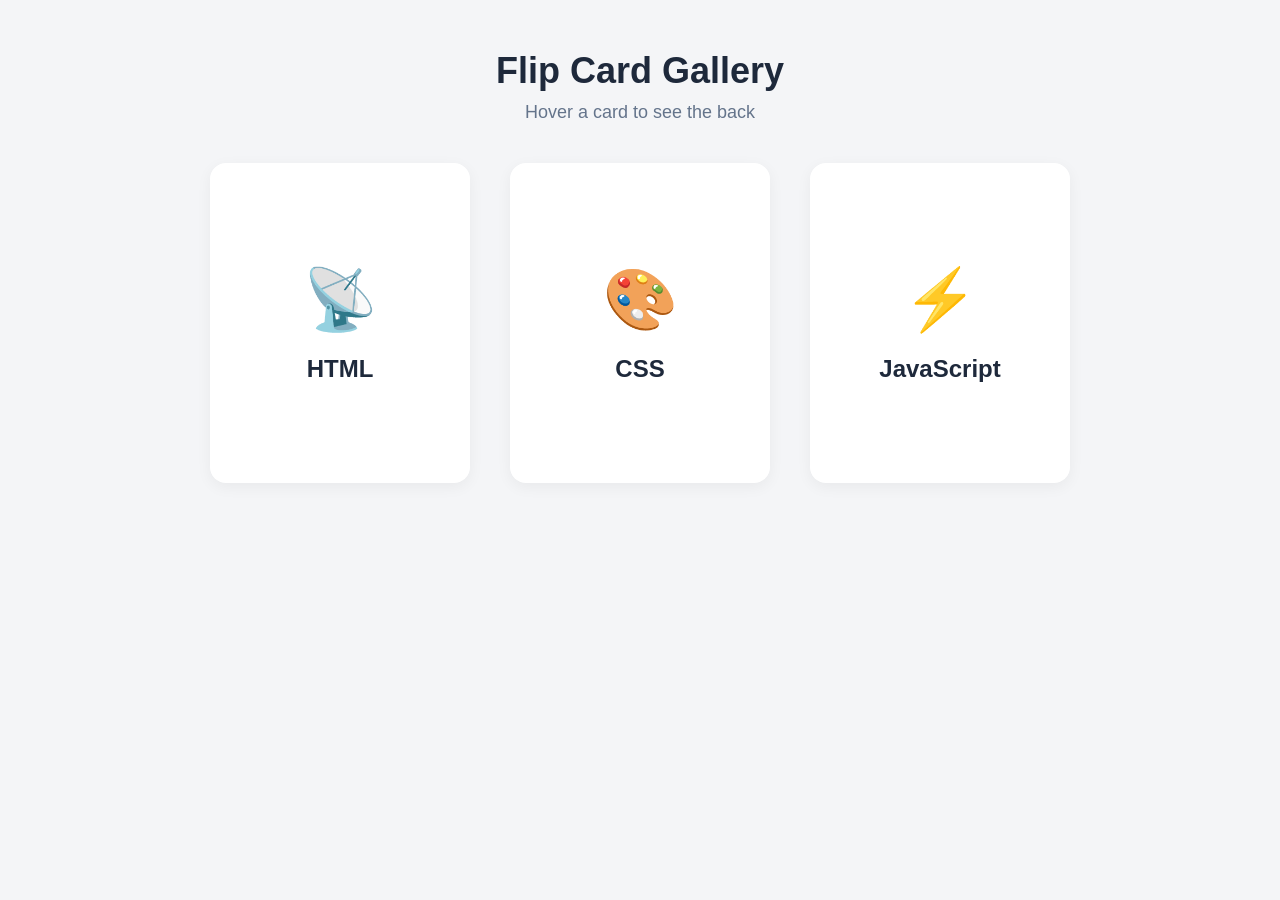
<file: Đặng Lê Minh Khôi_26560086_Flip Card Gallery/index.html>
<!DOCTYPE html>
<html lang="vi">
<head>
    <meta charset="UTF-8">
    <title>Flip Card Gallery</title>
    <link rel="stylesheet" href="style.css">
</head>
<body>

    <h1>Flip Card Gallery</h1>
    <p class="subtitle">Hover a card to see the back</p>

    <div class="gallery-container">
        
        <div class="card">
            <div class="card-inner">
                <div class="card-front">
                    <div class="icon">📡</div>
                    <h2>HTML</h2>
                </div>
                <div class="card-back">
                    <h3>Ngôn ngữ đánh dấu</h3>
                    <p>Tạo cấu trúc web</p>
                </div>
            </div>
        </div>

        <div class="card">
            <div class="card-inner">
                <div class="card-front">
                    <div class="icon">🎨</div>
                    <h2>CSS</h2>
                </div>
                <div class="card-back">
                    <h3>Ngôn ngữ định dạng</h3>
                    <p>Trang trí giao diện</p>
                </div>
            </div>
        </div>

        <div class="card">
            <div class="card-inner">
                <div class="card-front">
                    <div class="icon">⚡</div>
                    <h2>JavaScript</h2>
                </div>
                <div class="card-back">
                    <h3>Ngôn ngữ lập trình</h3>
                    <p>Xử lý logic, tương tác</p>
                </div>
            </div>
        </div>

    </div>

</body>
</html>
</file>
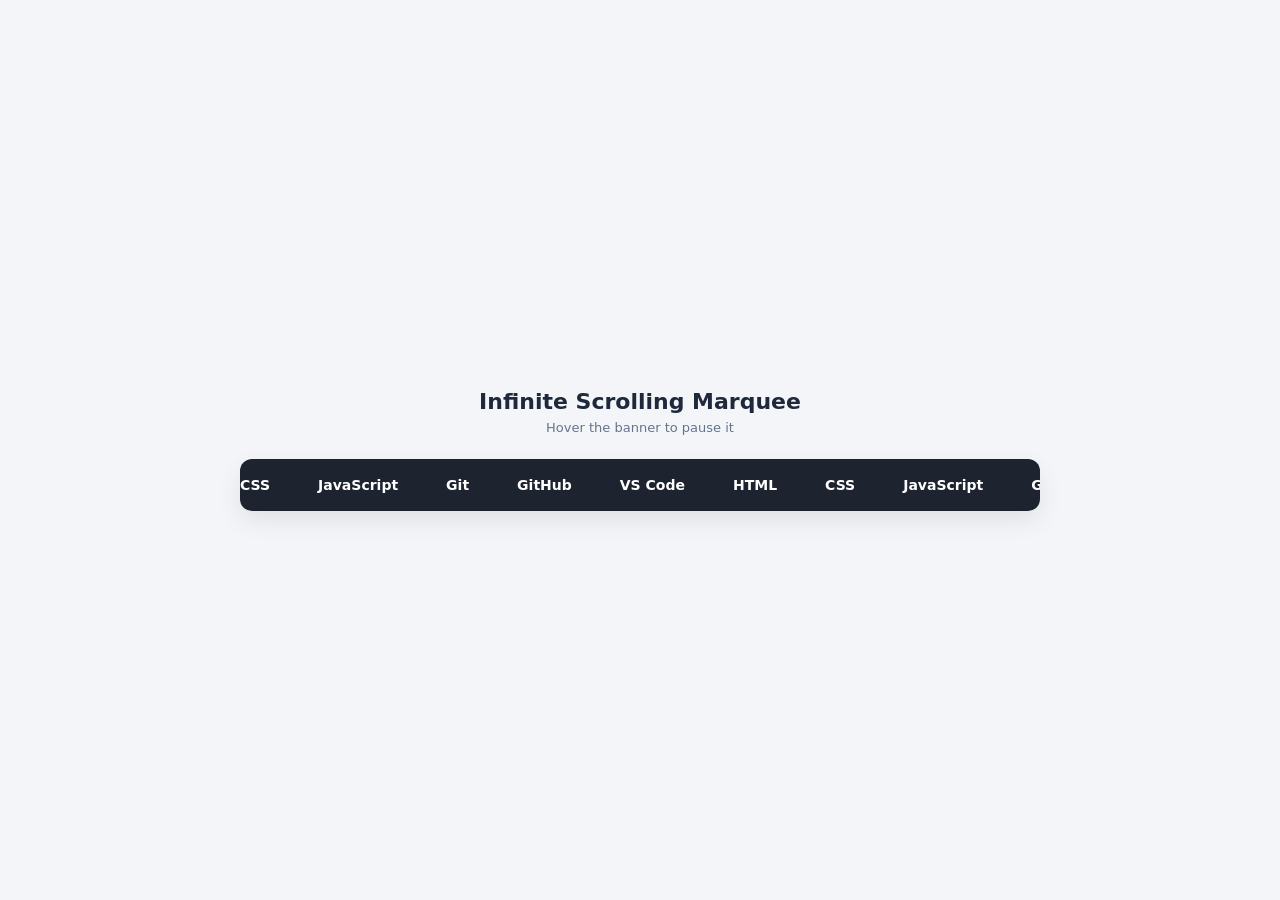
<file: Đặng Lê Minh Khôi_26560086_Infinite Scrolling Marquee/index.html>
<!DOCTYPE html>
<html lang="en">
<head>
    <meta charset="UTF-8">
    <meta name="viewport" content="width=device-width, initial-scale=1.0">
    <title>Infinite Scrolling Marquee</title>
    <link rel="stylesheet" href="style.css">
</head>
<body>

    <div class="container">
        <h1>Infinite Scrolling Marquee</h1>
        <p class="subtitle">Hover the banner to pause it</p>

        <div class="marquee">
            <div class="marquee-track">
                <ul class="marquee-content">
                    <li>CSS</li>
                    <li>JavaScript</li>
                    <li>Git</li>
                    <li>GitHub</li>
                    <li>VS Code</li>
                    <li>HTML</li>
                    <li>CSS</li>
                    <li>JavaScript</li>
                    <li>Git</li>
                    <li>GitHub</li>
                    <li>VS Code</li>
                    <li>HTML</li>
                </ul>
                <ul class="marquee-content" aria-hidden="true">
                    <li>CSS</li>
                    <li>JavaScript</li>
                    <li>Git</li>
                    <li>GitHub</li>
                    <li>VS Code</li>
                    <li>HTML</li>
                    <li>CSS</li>
                    <li>JavaScript</li>
                    <li>Git</li>
                    <li>GitHub</li>
                    <li>VS Code</li>
                    <li>HTML</li>
                </ul>
            </div>
        </div>
    </div>

</body>
</html>
</file>
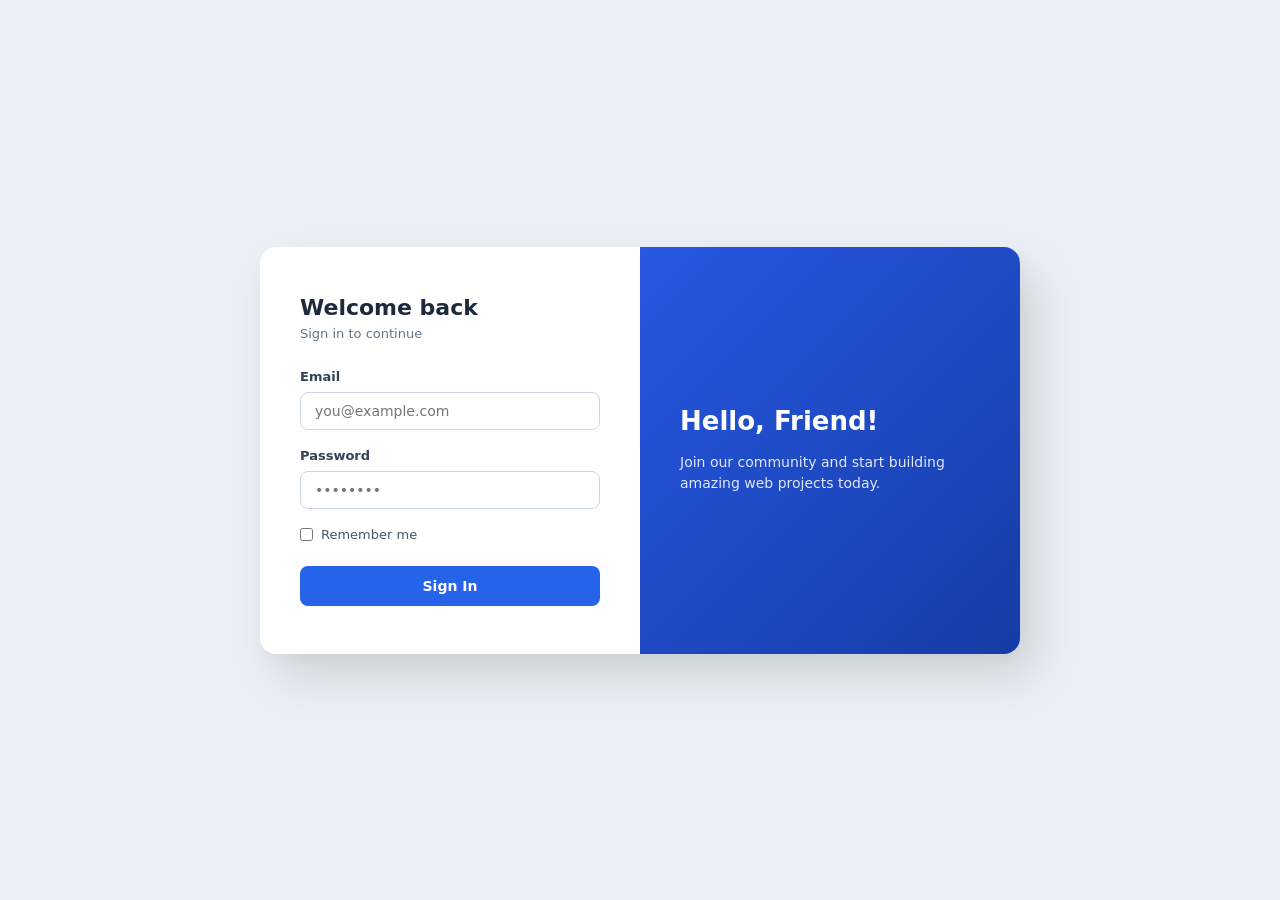
<file: Đặng Lê Minh Khôi_26560086_login card/index.html>
<!DOCTYPE html>
<html lang="en">
<head>
    <meta charset="UTF-8">
    <meta name="viewport" content="width=device-width, initial-scale=1.0">
    <title>Login Card</title>
    <link rel="stylesheet" href="style.css">
</head>
<body>

    <div class="card">
        <div class="form-section">
            <h2>Welcome back</h2>
            <p class="subtitle">Sign in to continue</p>

            <form>
                <div class="form-group">
                    <label for="email">Email</label>
                    <input type="email" id="email" placeholder="you@example.com" required>
                </div>

                <div class="form-group">
                    <label for="password">Password</label>
                    <input type="password" id="password" placeholder="••••••••" required>
                </div>

                <div class="remember-me">
                    <input type="checkbox" id="remember">
                    <label for="remember">Remember me</label>   
                </div>

                <button type="submit" class="btn-submit">Sign In</button>
            </form>
        </div>

        <div class="info-section">
            <h2>Hello, Friend!</h2>
            <p>Join our community and start building amazing web projects today.</p>
        </div>
    </div>

</body>
</html>
</file>
<file: Đặng Lê Minh Khôi_26560086_Flip Card Gallery/style.css>
* {
    box-sizing: border-box;
    margin: 0;
    padding: 0;
}

body {
    font-family: Arial, sans-serif;
    background-color: #f4f5f7;
    text-align: center;
    padding-top: 50px;
}

h1 {
    color: #1e293b;
    font-size: 36px;
    margin-bottom: 10px;
}

.subtitle {
    color: #64748b;
    font-size: 18px;
    margin-bottom: 40px;
}

.gallery-container {
    display: flex;
    justify-content: center;
    gap: 40px;
    flex-wrap: wrap;
}

.card {
    width: 260px;
    height: 320px;
    /* perspective: 1000px; */
}

.card-inner {
    width: 100%;
    height: 100%;
    position: relative;
    transition: transform 0.6s;
    transform-style: preserve-3d;
}

.card:hover .card-inner {
    transform: rotateY(180deg);
}

.card-front, .card-back {
    position: absolute;
    width: 100%;
    height: 100%;
    backface-visibility: hidden;
    border-radius: 16px;
    box-shadow: 0 4px 15px rgba(0, 0, 0, 0.05);
    display: flex;
    flex-direction: column;
    align-items: center;
    justify-content: center;
}

.card-front {
    background-color: white;
    color: #1e293b;
}

.card-front .icon {
    font-size: 60px;
    margin-bottom: 20px;
}

.card-front h2 {
    font-size: 24px;
}

.card-back {
    background-color: #1e293b;
    color: white;
    transform: rotateY(180deg);
}

.card-back h3 {
    margin-bottom: 10px;
}
</file>
<file: Đặng Lê Minh Khôi_26560086_Infinite Scrolling Marquee/style.css>
* {
    margin: 0;
    padding: 0;
    box-sizing: border-box;
    font-family: system-ui, -apple-system, BlinkMacSystemFont, 'Segoe UI', Roboto, Oxygen, Ubuntu, Cantarell, sans-serif;
}

body {
    min-height: 100vh;
    display: flex;
    justify-content: center;
    align-items: center;
    background-color: #f3f5f8;
    padding: 20px;
}

.container {
    width: 100%;
    max-width: 800px;
    text-align: center;
}

h1 {
    font-size: 22px;
    font-weight: 700;
    color: #1e293b;
    margin-bottom: 6px;
}

.subtitle {
    font-size: 13px;
    color: #64748b;
    margin-bottom: 24px;
}

.marquee {
    width: 100%;
    background-color: #1e2330;
    border-radius: 12px;
    overflow: hidden;
    padding: 18px 0;
    box-shadow: 0 10px 25px rgba(0, 0, 0, 0.08);
}

.marquee-track {
    display: flex;
    width: max-content;
    animation: scroll 20s linear infinite;
}

.marquee:hover .marquee-track {
    animation-play-state: paused;
}

.marquee-content {
    display: flex;
    align-items: center;
    gap: 48px;
    padding-right: 48px;
    list-style: none;
    flex-shrink: 0;
}

.marquee-content li {
    color: #ffffff;
    font-size: 14px;
    font-weight: 700;
    white-space: nowrap;
    cursor: default;
}

@keyframes scroll {
    0% {
        transform: translateX(0);
    }
    100% {
        transform: translateX(-50%);
    }
}
</file>
<file: Đặng Lê Minh Khôi_26560086_login card/style.css>
* {
    margin: 0;
    padding: 0;
    box-sizing: border-box;
    font-family: system-ui, -apple-system, BlinkMacSystemFont, 'Segoe UI', Roboto, Oxygen, Ubuntu, Cantarell, sans-serif;
}

body {
    min-height: 100vh;
    display: flex;
    justify-content: center;
    align-items: center;
    background-color: #ebf0f6;
    padding: 20px;
}

.card {
    display: flex;
    width: 100%;
    max-width: 760px;
    background-color: #ffffff;
    border-radius: 16px;
    box-shadow: 16px 24px 48px rgba(0, 0, 0, 0.12), 4px 6px 16px rgba(0, 0, 0, 0.03);
    overflow: hidden;
}

.form-section {
    flex: 1;
    padding: 48px 40px;
    display: flex;
    flex-direction: column;
    justify-content: center;
}

.form-section h2 {
    font-size: 22px;
    font-weight: 700;
    color: #1e293b;
    margin-bottom: 6px;
}

.form-section .subtitle {
    font-size: 13px;
    color: #64748b;
    margin-bottom: 28px;
}

.form-group {
    margin-bottom: 18px;
}

.form-group label {
    display: block;
    font-size: 13px;
    font-weight: 600;
    color: #334155;
    margin-bottom: 8px;
}

.form-group input[type="email"],
.form-group input[type="password"] {
    width: 100%;
    padding: 10px 14px;
    border: 1px solid #cbd5e1;
    border-radius: 8px;
    font-size: 14px;
    outline: none;
    transition: border-color 0.2s ease;
}

.form-group input[type="email"]:focus,
.form-group input[type="password"]:focus {
    border-color: #2563eb;
}

.remember-me {
    display: flex;
    align-items: center;
    gap: 8px;
    margin-bottom: 24px;
}

.remember-me input {
    cursor: pointer;
}

.remember-me label {
    font-size: 13px;
    color: #475569;
    cursor: pointer;
}

.btn-submit {
    width: 100%;
    padding: 12px;
    background-color: #2563eb;
    color: #ffffff;
    border: none;
    border-radius: 8px;
    font-size: 14px;
    font-weight: 600;
    cursor: pointer;
    transition: background-color 0.2s ease;
}

.btn-submit:hover {
    background-color: #1d4ed8;
}

.info-section {
    flex: 1;
    background: linear-gradient(135deg, #2858e3 0%, #153ca5 100%);
    color: #ffffff;
    padding: 48px 40px;
    display: flex;
    flex-direction: column;
    justify-content: center;
}

.info-section h2 {
    font-size: 26px;
    font-weight: 700;
    margin-bottom: 16px;
}

.info-section p {
    font-size: 14px;
    line-height: 1.5;
    color: #e0e7ff;
    max-width: 280px;
}
</file>
